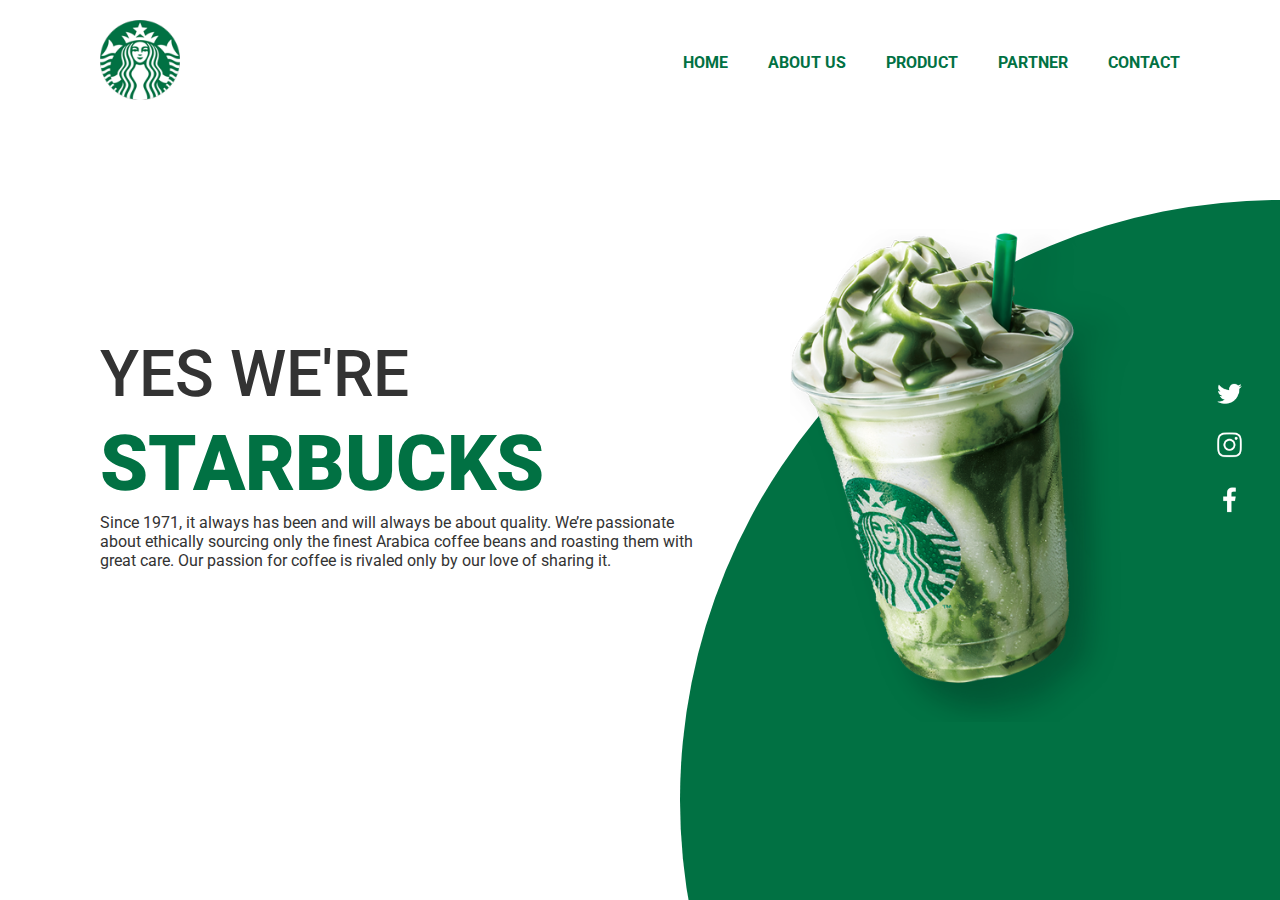
<file: index.html>
<!DOCTYPE html>
<html lang="en">
<head>
    <meta charset="UTF-8">
    <meta http-equiv="X-UA-Compatible" content="IE=edge">
    <meta name="viewport" content="width=device-width, initial-scale=1.0">
    <title>COMPANYPROFILE</title>
    <link rel="stylesheet" type="text/css" href="style.css">
</head>
<body>
    <section>
        <div class="circle"></div>
        <header>
            <a href="index.html"><img src="logo.png" class="logo"></a>
            <div class="toggle" onclick="toggleMenu('')"></div>
            <ul class="navigation">
                    <li><a href="index.html"> HOME </a></li>
                    <li><a href="aboutus.html"> ABOUT US </a></li>
                    <li><a href="product.html"> PRODUCT </a></li>
                    <li><a href="partner.html"> PARTNER </a></li>
                    <li><a href="contact.html"> CONTACT </a></li>
                </ul>
        </header>
        <div class="content">
            <div class="textbox">
                <h2> YES WE'RE<br><span>STARBUCKS</span></h2>
                <p>Since 1971, it always has been and will always be about quality. We’re passionate about ethically sourcing only the finest Arabica coffee beans and roasting them with great care. Our passion for coffee is rivaled only by our love of sharing it.</p>
            </div>
            <div class="imgbox">
            <img src="img1.png" class="starbucks">
        </div>
    </div>
        
        </ul>
        <ul class="sci">
            <li><a href="contact.html"><img src="twitter.png"></li>
                <li><a href="contact.html"><img src="instagram.png"></li>
                    <li><a href="contact.html"><img src="facebook.png"></li>

        </ul>     
    </section>    
    <script type="text/javascript">
        function imgSlider (anything){
            document.querySelector('.starbucks').src = anything;
        }

        function changeCircleColor (color) {
            const circle = document.querySelector('.circle');
            circle.style.background = color;
        }

        function toggleMenu(){
            var menuToggle = document.querySelector('.toggle');
            var navigation = document.querySelector('.navigation');
            menuToggle.classList.toggle('active');
            navigation.classList.toggle('active');
        }
    </script>
</body>
</html>
</file>
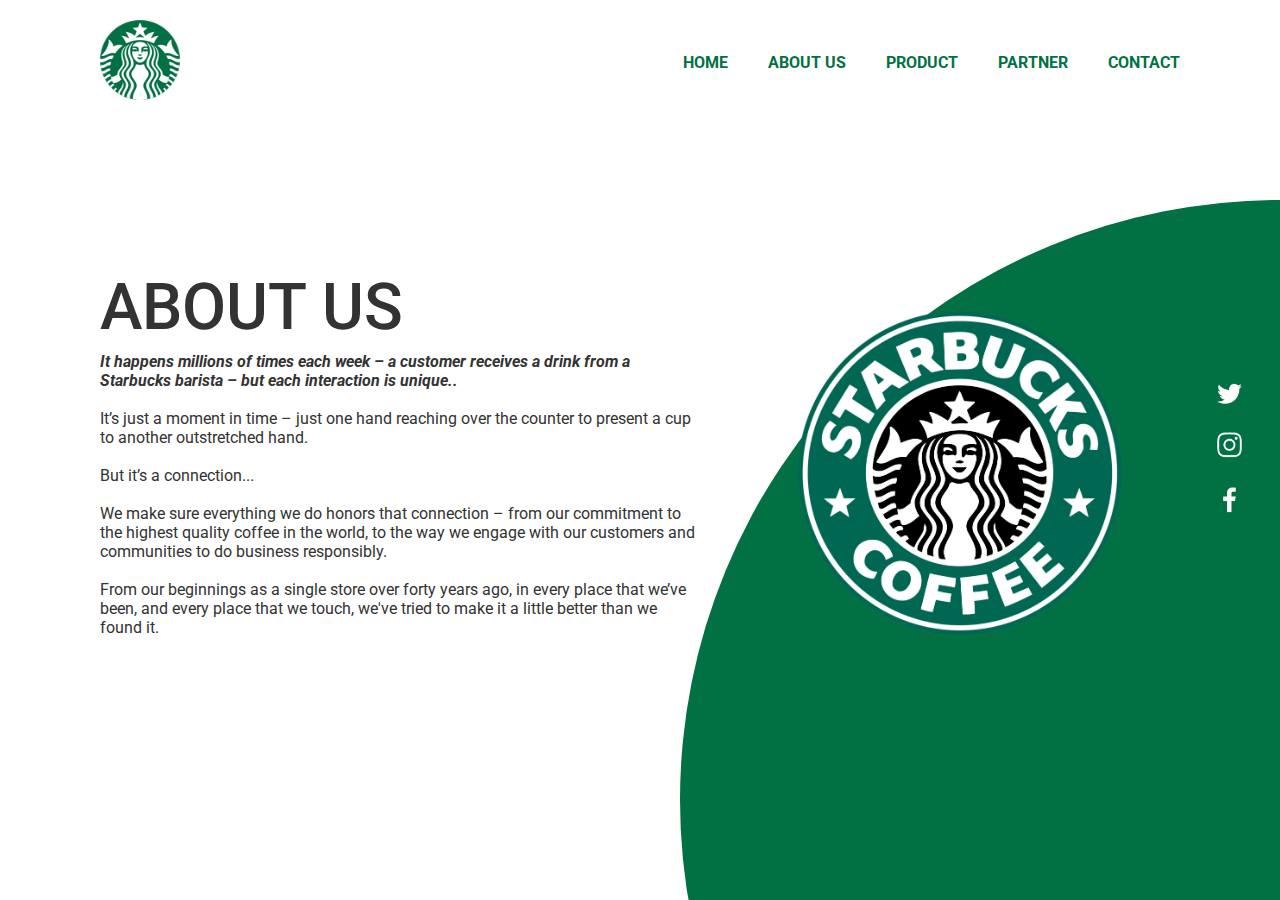
<file: aboutus.html>
<!DOCTYPE html>
<html lang="en">
<head>
    <meta charset="UTF-8">
    <meta http-equiv="X-UA-Compatible" content="IE=edge">
    <meta name="viewport" content="width=device-width, initial-scale=1.0">
    <title>COMPANYPROFILE</title>
    <link rel="stylesheet" type="text/css" href="style.css">
</head>
<body>
    <section>
        <div class="circle"></div>
        <header>
            <a href="index.html"><img src="logo.png" class="logo"></a>
                <ul>
                    <li><a href="index.html"> HOME </a></li>
                    <li><a href="aboutus.html"> ABOUT US </a></li>
                    <li><a href="product.html"> PRODUCT </a></li>
                    <li><a href="partner.html"> PARTNER </a></li>
                    <li><a href="contact.html"> CONTACT </a></li>
                </ul>
        </header>
        <div class="content">
            <div class="textbox">
                <h2> ABOUT US</h2>
                <P><I><B>It happens millions of times each week – a customer receives a drink from a Starbucks barista – but each interaction is unique..</B></I></P>
                <BR>
                <p>It’s just a moment in time – just one hand reaching over the counter to present a cup to another outstretched hand.</p>
                <BR>
                <P>But it’s a connection...</P>
                <BR>
                <P>We make sure everything we do honors that connection – from our commitment to the highest quality coffee in the world, to the way we engage with our customers and communities to do business responsibly.</P>
                <BR>
                <P>From our beginnings as a single store over forty years ago, in every place that we’ve been, and every place that we touch, we've tried to make it a little better than we found it.</P>
            </div>
            <div class="imgbox">
            <img src="about1.png" class="starbucks">
        </div>
    </div>
        <ul class="sci">
            <li><a href="contact.html"><img src="twitter.png"></li>
                <li><a href="contact.html"><img src="instagram.png"></li>
                    <li><a href="contact.html"><img src="facebook.png"></li>

        </ul>     
    </section>    
    <script type="text/javascript">
        function imgSlider (anything){
            document.querySelector('.starbucks').src = anything;
        }

        function changeCircleColor (color) {
            const circle = document.querySelector('.circle');
            circle.style.background = color;
        }
    </script>
</body>
</html>
</file>
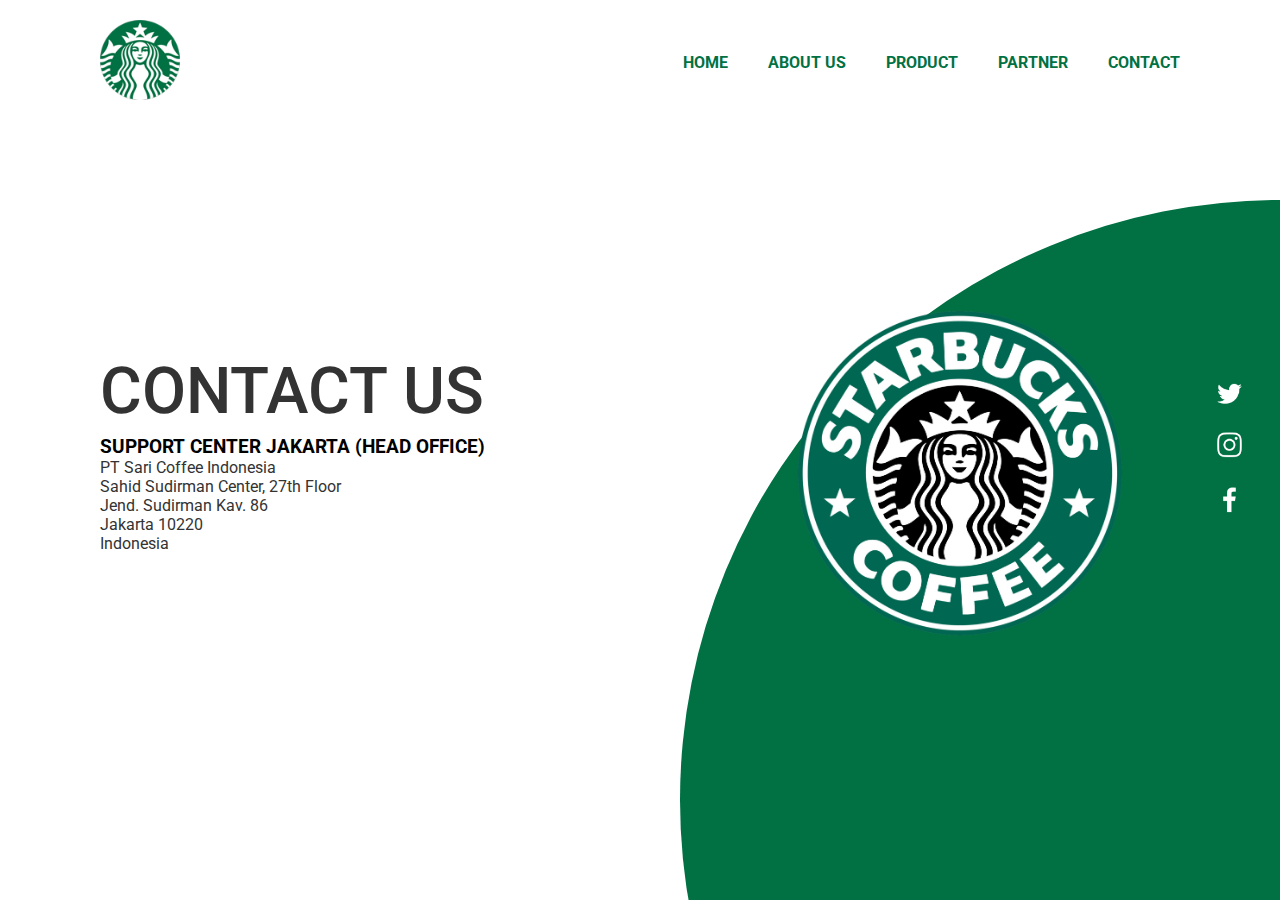
<file: contact.html>
<!DOCTYPE html>
<html lang="en">
<head>
    <meta charset="UTF-8">
    <meta http-equiv="X-UA-Compatible" content="IE=edge">
    <meta name="viewport" content="width=device-width, initial-scale=1.0">
    <title>COMPANYPROFILE</title>
    <link rel="stylesheet" type="text/css" href="style.css">
</head>
<body>
    <section>
        <div class="circle"></div>
        <header>
            <a href="index.html"><img src="logo.png" class="logo"></a>
                <ul>
                    <li><a href="index.html"> HOME </a></li>
                    <li><a href="aboutus.html"> ABOUT US </a></li>
                    <li><a href="product.html"> PRODUCT </a></li>
                    <li><a href="partner.html"> PARTNER </a></li>
                    <li><a href="contact.html"> CONTACT </a></li>
                </ul>
        </header>
        <div class="content">
            <div class="textbox">
                <h2> CONTACT US </h2>
                <h3>SUPPORT CENTER JAKARTA (HEAD OFFICE)</h3>
                <P>PT Sari Coffee Indonesia</P>
                   <P>Sahid Sudirman Center, 27th Floor</P>
                   <P>Jend. Sudirman Kav. 86</P>
                    <P>Jakarta 10220</P>
                    <P>Indonesia</P>
            </div>
            <div class="imgbox">
            <img src="about1.png" class="starbucks">
        </div>
    </div>
        <ul class="sci">
            <li><a href="https://twitter.com/SbuxIndonesia?ref_src=twsrc%5Egoogle%7Ctwcamp%5Eserp%7Ctwgr%5Eauthor"><img src="twitter.png"></li>
                <li><a href="https://www.instagram.com/starbucksindonesia/"><img src="instagram.png"></li>
                    <li><a href="https://www.facebook.com/StarbucksIndonesia/"><img src="facebook.png"></li>

        </ul> 
</body>
</html>
</file>
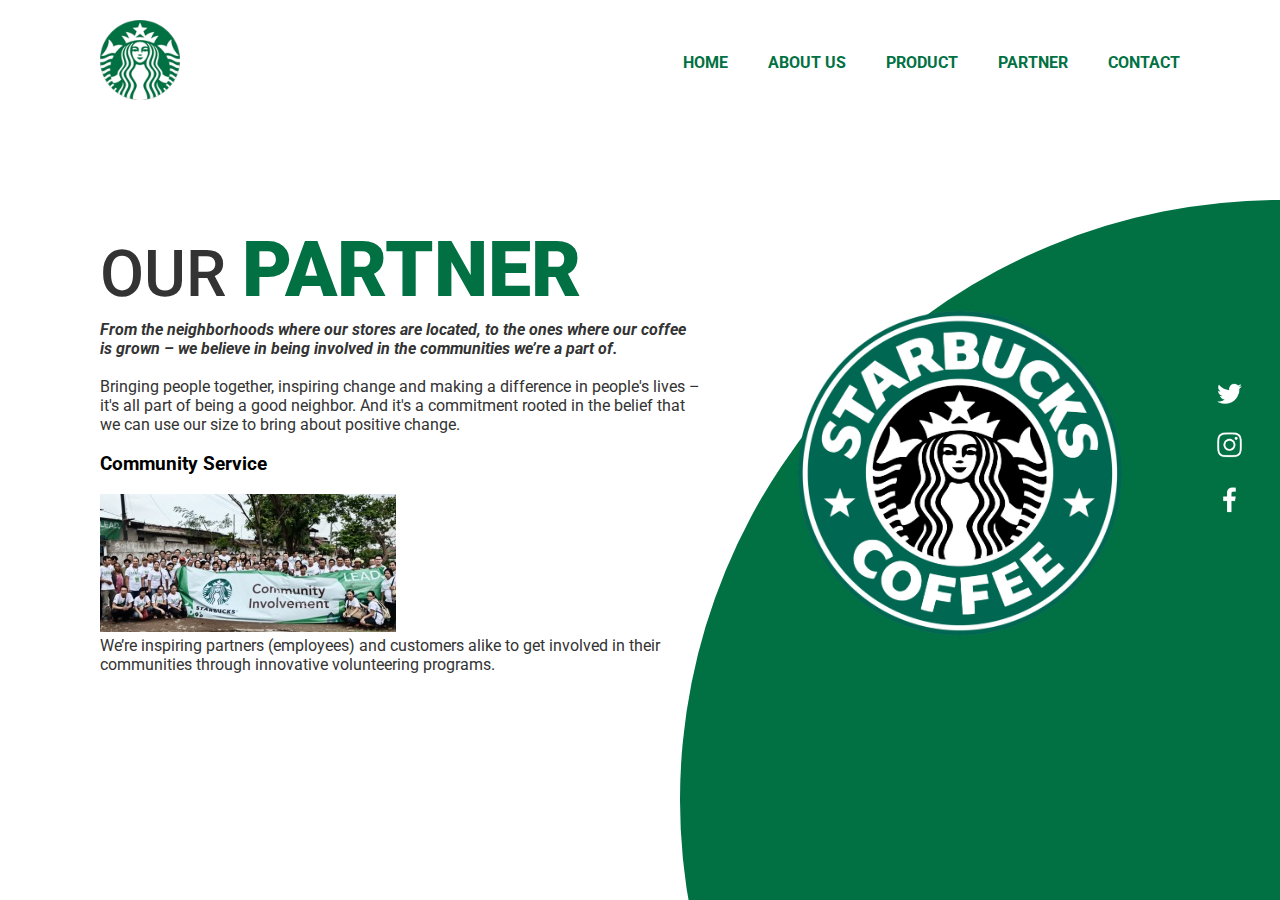
<file: partner.html>
<!DOCTYPE html>
<html lang="en">
<head>
    <meta charset="UTF-8">
    <meta http-equiv="X-UA-Compatible" content="IE=edge">
    <meta name="viewport" content="width=device-width, initial-scale=1.0">
    <title>COMPANYPROFILE</title>
    <link rel="stylesheet" type="text/css" href="style.css">
</head>
<body>
    <section>
        <div class="circle"></div>
        <header>
            <a href="index.html"><img src="logo.png" class="logo"></a>
                <ul>
                    <li><a href="index.html"> HOME </a></li>
                    <li><a href="aboutus.html"> ABOUT US </a></li>
                    <li><a href="product.html"> PRODUCT </a></li>
                    <li><a href="partner.html"> PARTNER </a></li>
                    <li><a href="contact.html"> CONTACT </a></li>
                </ul>
        </header>
        <div class="content">
            <div class="textbox">
                <h2> OUR <span>PARTNER</span></h2>
                <P><I><B> From the neighborhoods where our stores are located, to the ones where our coffee is grown – we believe in being involved in the communities we’re a part of.</B></I></P>
                <BR>
                <p>Bringing people together, inspiring change and making a difference in people's lives – it's all part of being a good neighbor. And it's a commitment rooted in the belief that we can use our size to bring about positive change.</p>
                <BR>
                    <H3>Community Service</H3>
                    <BR>
                        <img src="partneraja.jpg">
                        <br>
                        <p>
                            We’re inspiring partners (employees) and customers alike to get involved in their communities through innovative volunteering programs.
                        </p>
            </div>
            <div class="imgbox">
            <img src="about1.png" class="starbucks">
        </div>
    </div>
        <ul class="sci">
            <li><a href="contact.html"><img src="twitter.png"></li>
                <li><a href="contact.html"><img src="instagram.png"></li>
                    <li><a href="contact.html"><img src="facebook.png"></li>

        </ul>     
    </section>    
    <script type="text/javascript">
        function imgSlider (anything){
            document.querySelector('.starbucks').src = anything;
        }

        function changeCircleColor (color) {
            const circle = document.querySelector('.circle');
            circle.style.background = color;
        }
    </script>
</body>
</html>
</file>
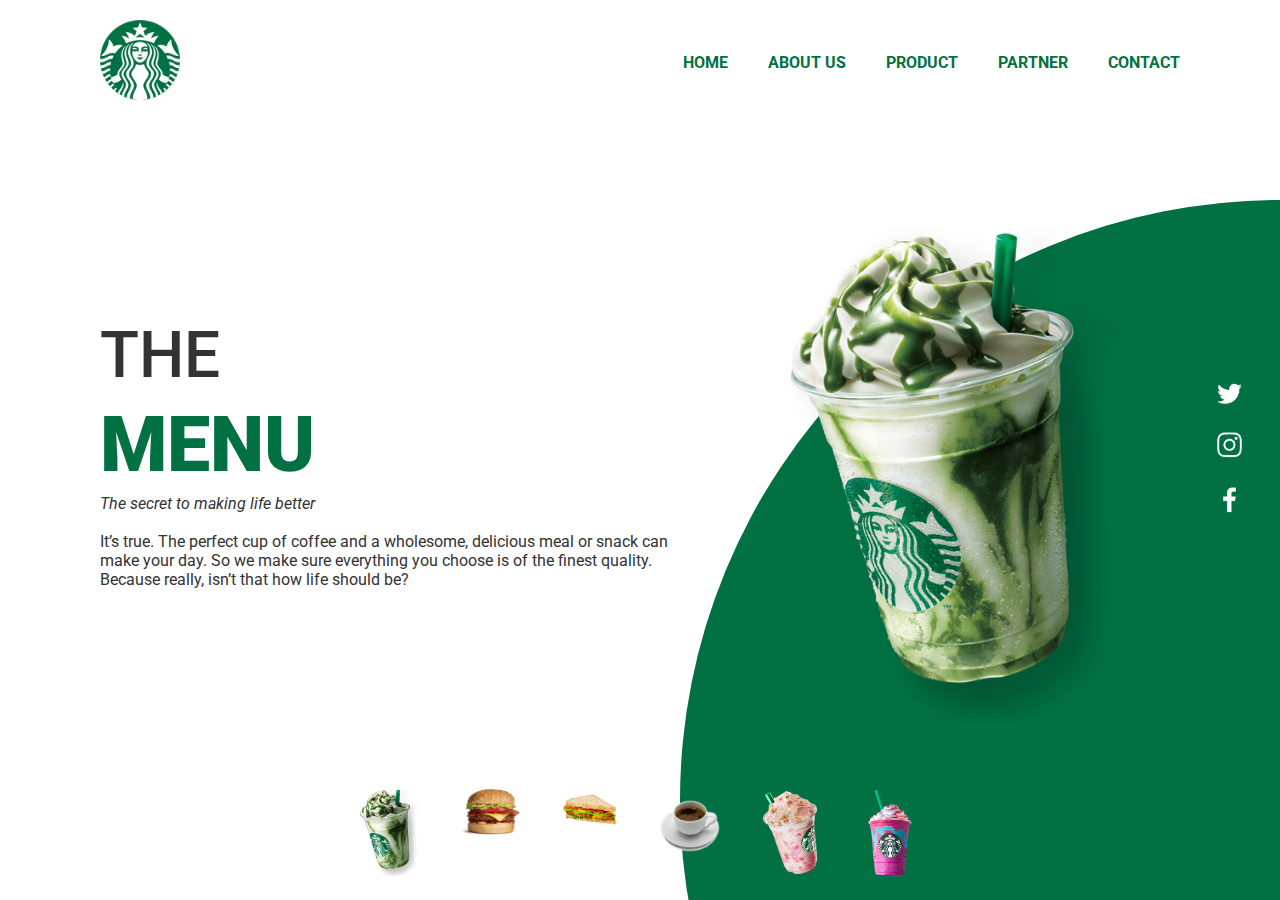
<file: product.html>
<!DOCTYPE html>
<html lang="en">
<head>
    <meta charset="UTF-8">
    <meta http-equiv="X-UA-Compatible" content="IE=edge">
    <meta name="viewport" content="width=device-width, initial-scale=1.0">
    <title>COMPANYPROFILE</title>
    <link rel="stylesheet" type="text/css" href="style.css">
</head>
<body>
    <section>
        <div class="circle"></div>
        <header>
            <a href="index.html"><img src="logo.png" class="logo"></a>
                <ul>
                    <li><a href="index.html"> HOME </a></li>
                    <li><a href="aboutus.html"> ABOUT US </a></li>
                    <li><a href="product.html"> PRODUCT </a></li>
                    <li><a href="partner.html"> PARTNER </a></li>
                    <li><a href="contact.html"> CONTACT </a></li>
                </ul>
        </header>
        <div class="content">
            <div class="textbox">
                <h2> THE <br>  <span>MENU</span></h2>
                <P><I> The secret to making life better </I></P>
                <BR>
                <p>It’s true. The perfect cup of coffee and a wholesome, delicious meal or snack can make your day. So we make sure everything you choose is of the finest quality. Because really, isn’t that how life should be?</p>
            </div>
            <div class="imgbox">
            <img src="img1.png" class="starbucks">
        </div>
    </div>
    <ul class="thumb">
        <li><img src="thumb1.png" onclick="imgSlider('img1.png');changeCircleColor('#017143')"></li>
        <li><img src="PROD1.png" onclick="imgSlider('prod1.png');changeCircleColor('#C8A2C8')"></li>
        <li><img src="PROD2.png" onclick="imgSlider('PROD2.png');changeCircleColor('#FFC82A')"></li>
        <li><img src="PROD4.png" onclick="imgSlider('PROD4.png');changeCircleColor('#FFC0CB')"></li>
        <li><img src="thumb2.png" onclick="imgSlider('img2.png');changeCircleColor('#EB7495')"></li>
        <li><img src="thumb3.png" onclick="imgSlider('img3.png');changeCircleColor('#d752b1')"></li>
        
        </ul>
        <ul class="sci">
            <li><a href="contact.htl"><img src="twitter.png"></li>
                <li><a href="contact.htl"><img src="instagram.png"></li>
                    <li><a href="contact.htl"><img src="facebook.png"></li>

        </ul>     
    </section>    
    <script type="text/javascript">
        function imgSlider (anything){
            document.querySelector('.starbucks').src = anything;
        }

        function changeCircleColor (color) {
            const circle = document.querySelector('.circle');
            circle.style.background = color;
        }
    </script>
</body>
</html>
</file>
<file: style.css>
@import url('https://fonts.googleapis.com/css2?family=Roboto&display=swap');
*
{
	margin: 0;
	padding: 0;
	font-family: 'monospace';
	box-sizing: border-box;
	font-family: 'Roboto', sans-serif;
}

body
{
	font-family: 'open-sans',sans-serif;
}
section
{
	position: relative;
	width: 100%;
	min-height: 100vh;
	padding: 100px;
	display: flex;
	justify-content: space-between;
	align-items: center;
	background: fff;
}

header
{
	position: absolute;
	top: 0;
	left: 0;
	width: 100%;
	padding: 20px 100px;
	display: flex;
	justify-content: space-between;
	align-items: center;
}

header .logo
{
	position: relative;
	max-width: 80px;
}

header ul
{
	position: relative;
	display: flex;
	Font-family: 'Roboto', sans-serif;
}

header ul li 
{
	list-style: none;
	font-family: 'Roboto', sans-serif;
}

header ul li a 
{
	display: inline-block;
	color: #017143;
	font-weight: bold;
	margin-left: 40px;
	text-decoration:none ;
	font-family: 'Roboto', sans-serif;

}

.content
{
	position: relative;
	width: 100%;
	display: flex;
	justify-content: space-between;
	align-items: center;
}

.content .textbox
{
	position: relative;
	max-width: 600px;
}

.content .textbox h2
{
	color: #333;
	font-size: 4em;
	line-height: 1.4em;
	font-weight: 500;
}

.content .textbox h2 span
{ 
	color: #017143;
	font-weight: 900;
	font-size: 1.2em;
}

.content .textbox p
{
	color: #333;
}

.content .textbox ul
{
	position: absolute;
	left: 50%;
	bottom: 20px;
	transform: translateX(-50%);
	display: flex;
}
.content .textbox li 
{
	list-style: none;
	display: inline-block;
	margin: 0px 20px;
	cursor: pointer;
	transition: 0.5s;
}

.content .textbox ul li a
{
	padding: 0;
	margin: 0px 20px 0px 20px;
}

.content .textbox ul li a:hover
{
	transform: translateY(-15px);
}

.content .imgbox
{
	width: 600px;
	display: flex;
	justify-content: flex-end;
	padding-right: 50px;
	margin-top: 50px;
}

.content .imgbox img 
{
	max-width: 340px;
}

.thumb
{
	position: absolute;
	left: 50%;
	bottom: 20px;
	transform: translateX(-50%);
	display: flex;
}

.thumb li 
{
	list-style: none;
	display: inline-block;
	margin: 0px 20px;
	cursor: pointer;
	transition: 0.5s;
}

.thumb li:hover
{
	transform: translateY(-15px);
}

.thumb li img 
{
	max-width: 60px;
}

.sci
{
	position: absolute;
	top: 50%;
	right: 30px;
	transform: translateY(-50%);
	display: flex;
	justify-content: center;
	align-items: center;
	flex-direction: column;
}

.sci li
{
	list-style: none;
}

.sci li a
{
	display: inline-block;
	margin: 5px 0;
	transform: scale(0.6);
	filter: invert(1);
}

.circle
{
	position: absolute;
	top: 0;
	left: 0;
	width: 100%;
	height: 100%;
	background: #017143;
	clip-path: circle(600px at right 800px);
}

#copyright
{
	text-align: center;
	width: 100%;
	padding: 50px 0px 50px 0px;
	margin-top: 50px;
}

@media (max-width: 991px)
{
	header
	{
		padding: 20px;
	}

	header .logo
	{
		max-width: 60px;
	}

	header ul
	{
		display: none;
	}

	.toggle
	{
		position: relative;
		width: 30px;
		height: 30px;
		cursor: pointer;
		background: url(menu.png);
		background-size: 30px;
		background-position: center;
		background-repeat: no-repeat;
		filter: invert(1);
		z-index: 11;
	}

	.toggle.active
	{
		position: fixed;
		right: 20px;
		background: url(close.png);
		background-size: 25px;
		background-position: center;
		background-repeat: no-repeat;
		filter: invert(1);
	}

	header ul.navigation.active
	{
		position: fixed;
		top: 0;
		left: 0;
		width: 100%;
		height: 100%;
		display: flex;
		justify-content: center;
		align-items: center;
		flex-direction: column;
		background: #fff;
		z-index: 10;
	}

	header ul li a 
	{
		font-size: 1.5em;
		margin: 5px 0;

	}


	section
	{
		padding: 20px 20px 120px;
	}

	.content
	{
		flex-direction: column;
		margin-top: 100px;
	}

	.content .textbox h2
	{
		font-size: 2.5em;
		margin-bottom: 15px;
	}

	.content .textbox 
	{
		max-width: 100%;
	}

	.content .imgbox
	{
		max-width: 100%;
		justify-content: center;
	}

	.content .imgbox img
	{
		max-width: 300px;
	}

	.thumb li img
	{
		max-width: 40px;
	}

	.circle
	{
		clip-path: circle(400px at center bottom);
	}

	.sci
	{
		background: #017143;
		right: 0;
		width: 50px;
		border border-top-left-radius: 5px;
		border border-bottom-left-radius: 5px;
	}



}
</file>
